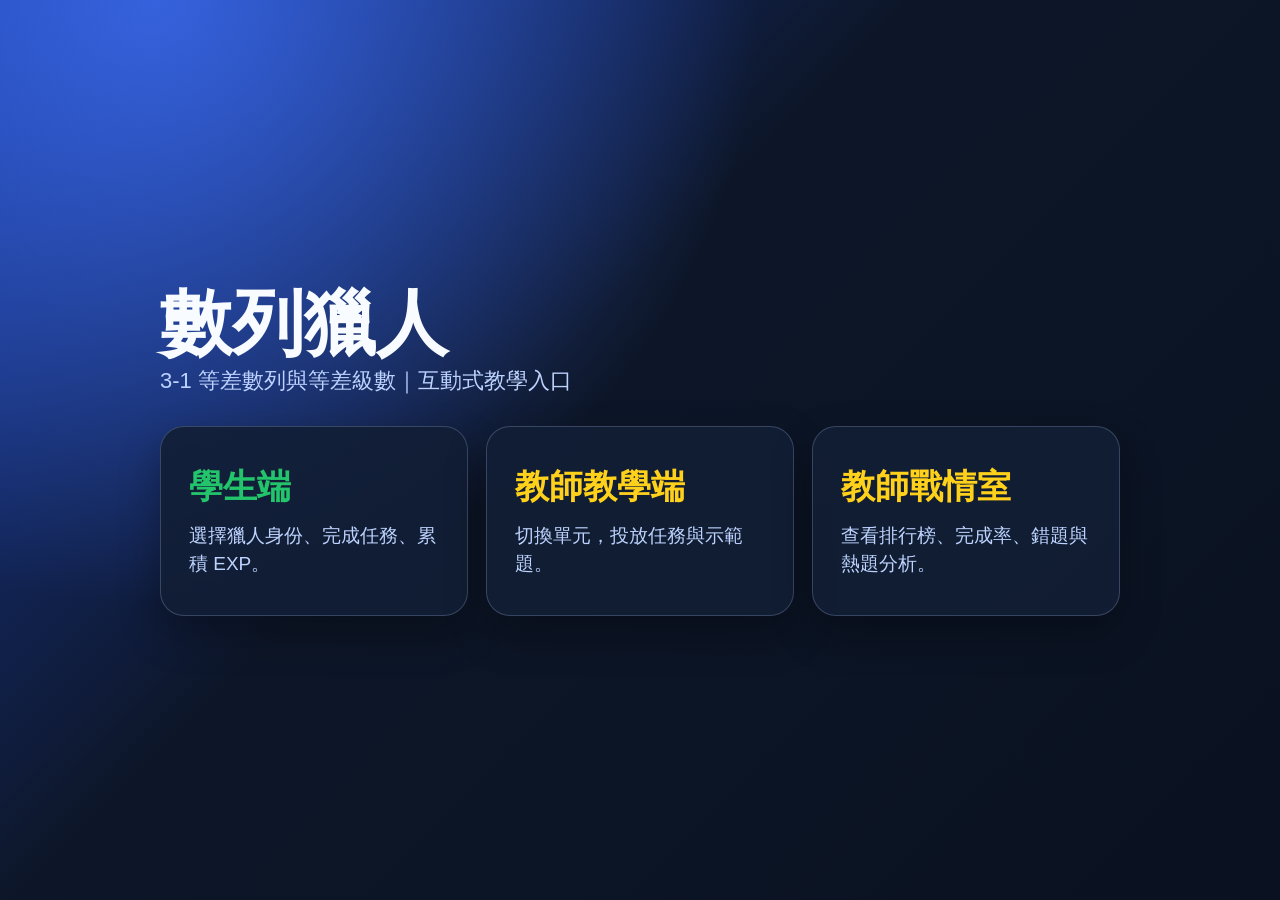
<file: index.html>
<!doctype html>
<html lang="zh-Hant">
<head>
  <meta charset="utf-8">
  <meta name="viewport" content="width=device-width, initial-scale=1">
  <title>數列獵人｜入口</title>
  <style>
    :root {
      --bg: #0d1628;
      --bg2: #193a9d;
      --panel: rgba(18, 31, 54, 0.9);
      --line: rgba(175, 199, 238, 0.24);
      --text: #f8fbff;
      --muted: #bdd3ff;
      --gold: #ffd11a;
      --green: #23c56b;
    }
    * { box-sizing: border-box; }
    body {
      margin: 0;
      min-height: 100vh;
      color: var(--text);
      background: radial-gradient(circle at 12% 0%, rgba(57, 103, 230, 0.9), transparent 42%),
        linear-gradient(135deg, var(--bg2), var(--bg) 42%, #0a1221 100%);
      font-family: "Microsoft JhengHei", "Noto Sans TC", Arial, sans-serif;
    }
    main {
      display: grid;
      min-height: 100vh;
      align-content: center;
      gap: 28px;
      width: min(960px, calc(100% - 36px));
      margin: 0 auto;
      padding: 48px 0;
    }
    h1 {
      margin: 0;
      font-size: clamp(38px, 7vw, 72px);
      line-height: 1.1;
    }
    p {
      margin: 0;
      color: var(--muted);
      font-size: 22px;
      line-height: 1.6;
    }
    .cards {
      display: grid;
      grid-template-columns: repeat(3, minmax(0, 1fr));
      gap: 18px;
    }
    a {
      display: grid;
      min-height: 190px;
      align-content: center;
      gap: 12px;
      padding: 28px;
      border: 1px solid var(--line);
      border-radius: 24px;
      background: var(--panel);
      color: var(--text);
      text-decoration: none;
      box-shadow: 0 18px 42px rgba(0, 0, 0, 0.32);
    }
    a strong {
      color: var(--gold);
      font-size: 34px;
    }
    a span {
      color: var(--muted);
      font-size: 19px;
      line-height: 1.5;
    }
    .student strong { color: var(--green); }
    .teach strong { color: #ffd11a; }
    @media (max-width: 900px) {
      .cards { grid-template-columns: 1fr 1fr; }
    }
    @media (max-width: 720px) {
      .cards { grid-template-columns: 1fr; }
    }
  </style>
</head>
<body>
  <main>
    <section>
      <h1>數列獵人</h1>
      <p>3-1 等差數列與等差級數｜互動式教學入口</p>
    </section>
    <section class="cards">
      <a class="student" href="./student/">
        <strong>學生端</strong>
        <span>選擇獵人身份、完成任務、累積 EXP。</span>
      </a>
      <a class="teach" href="./teach/">
        <strong>教師教學端</strong>
        <span>切換單元，投放任務與示範題。</span>
      </a>
      <a href="./dashboard/">
        <strong>教師戰情室</strong>
        <span>查看排行榜、完成率、錯題與熱題分析。</span>
      </a>
    </section>
  </main>
</body>
</html>
</file>
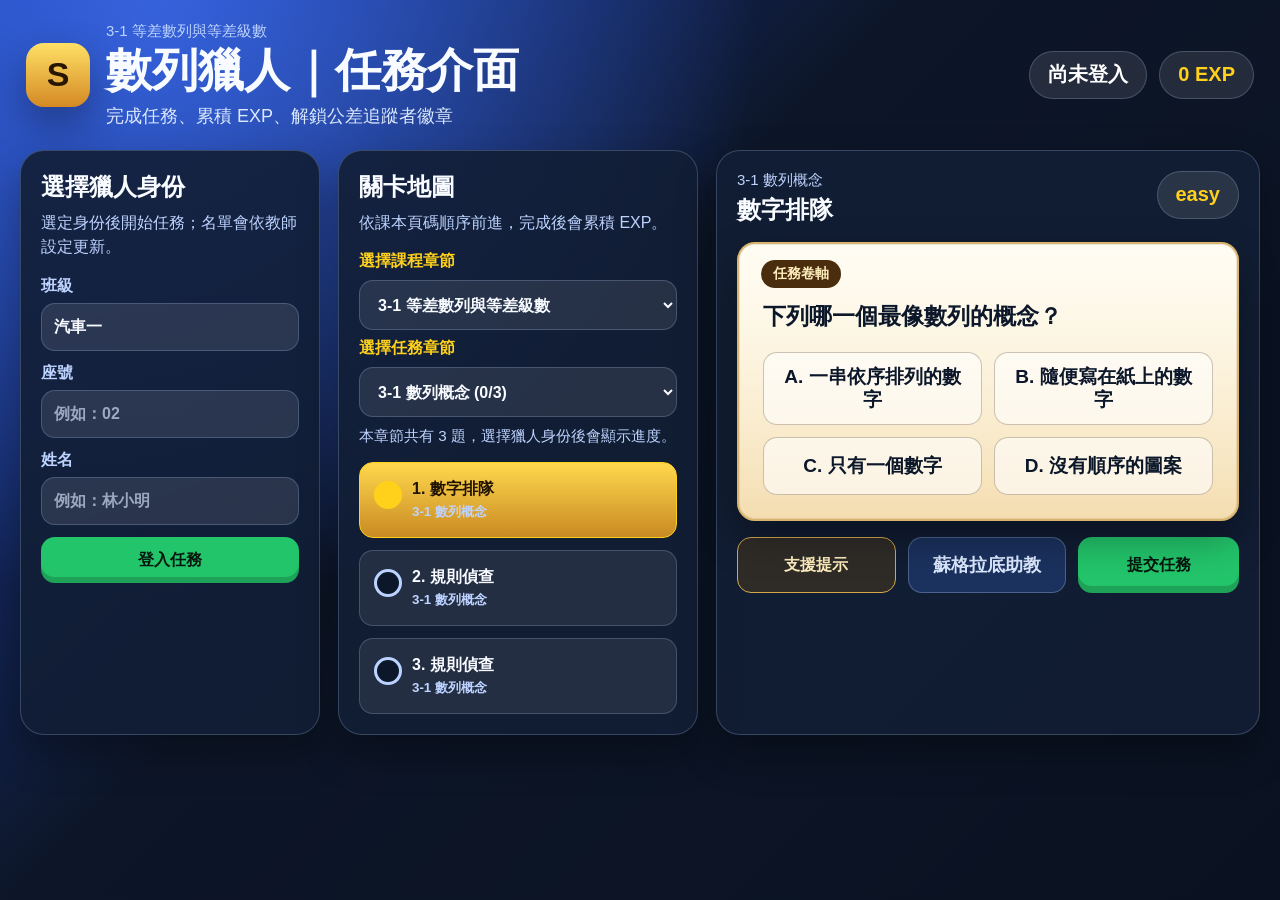
<file: 01_學生端/index.html>
<!doctype html>
<html lang="zh-Hant">
<head>
  <meta charset="utf-8">
  <meta name="viewport" content="width=device-width, initial-scale=1">
  <title>數列獵人｜學生端</title>
  <link rel="stylesheet" href="./styles.css?v=20260528-3-2-l4">
</head>
<body>
  <header class="topbar">
    <div class="brand">
      <div class="mark" aria-hidden="true">S</div>
      <div>
        <p class="eyebrow">3-1 等差數列與等差級數</p>
        <h1>數列獵人｜任務介面</h1>
        <p class="subtitle">完成任務、累積 EXP、解鎖公差追蹤者徽章</p>
      </div>
    </div>
    <div class="status">
      <span id="studentBadge">尚未登入</span>
      <span id="expBadge">0 EXP</span>
    </div>
  </header>

  <main class="layout">
    <section class="panel login-panel" id="loginPanel">
      <div class="section-title">
        <h2>選擇獵人身份</h2>
        <p>選定身份後開始任務；名單會依教師設定更新。</p>
      </div>
      <form class="student-login-form" id="studentLoginForm">
        <label>
          班級
          <input id="classInput" type="text" value="汽車一" placeholder="例如：汽車一" autocomplete="off">
        </label>
        <label>
          座號
          <input id="seatInput" type="text" placeholder="例如：02" inputmode="numeric" autocomplete="off">
        </label>
        <label>
          姓名
          <input id="nameInput" type="text" placeholder="例如：林小明" autocomplete="name">
        </label>
        <button type="submit">登入任務</button>
      </form>
      <div class="student-login-message" id="studentLoginMessage"></div>
      <div class="student-summary" id="studentSummary" hidden></div>
    </section>

    <section class="panel mission-panel">
      <div class="section-title">
        <h2>關卡地圖</h2>
        <p>依課本頁碼順序前進，完成後會累積 EXP。</p>
      </div>
      <div class="mission-filter">
        <label for="missionChapterSelect">選擇課程章節</label>
        <select id="missionChapterSelect"></select>
        <label for="missionGroupSelect">選擇任務章節</label>
        <select id="missionGroupSelect"></select>
        <p id="missionGroupProgress">請先選擇獵人身份。</p>
      </div>
      <div class="mission-list" id="missionList"></div>
    </section>

    <section class="panel question-panel">
      <div class="question-head">
        <div>
          <p class="eyebrow" id="unitName">請先選擇任務</p>
          <h2 id="levelName">等待開始</h2>
        </div>
        <span class="difficulty" id="difficulty">-</span>
      </div>

      <div class="question-box">
        <div class="scroll-label">任務卷軸</div>
        <p id="questionText">請先選擇學生代號，再選擇左側任務。</p>
        <div class="choices" id="choices"></div>
        <input class="answer-input" id="answerInput" type="text" placeholder="在這裡輸入答案">
      </div>

      <div class="actions">
        <button id="hintButton" type="button">支援提示</button>
        <a class="ai-tutor-link" id="aiTutorLink" href="#" target="_blank" rel="noreferrer">蘇格拉底助教</a>
        <button id="submitButton" type="button">提交任務</button>
      </div>

      <div class="feedback" id="feedback"></div>
      <div class="hint-box" id="hintBox"></div>
    </section>
  </main>

  <script src="../config.js?v=20260528-3-2-l4"></script>
  <script src="./questions.js?v=20260528-3-2-l4"></script>
  <script src="./app.js?v=20260528-3-2-l4"></script>
</body>
</html>
</file>
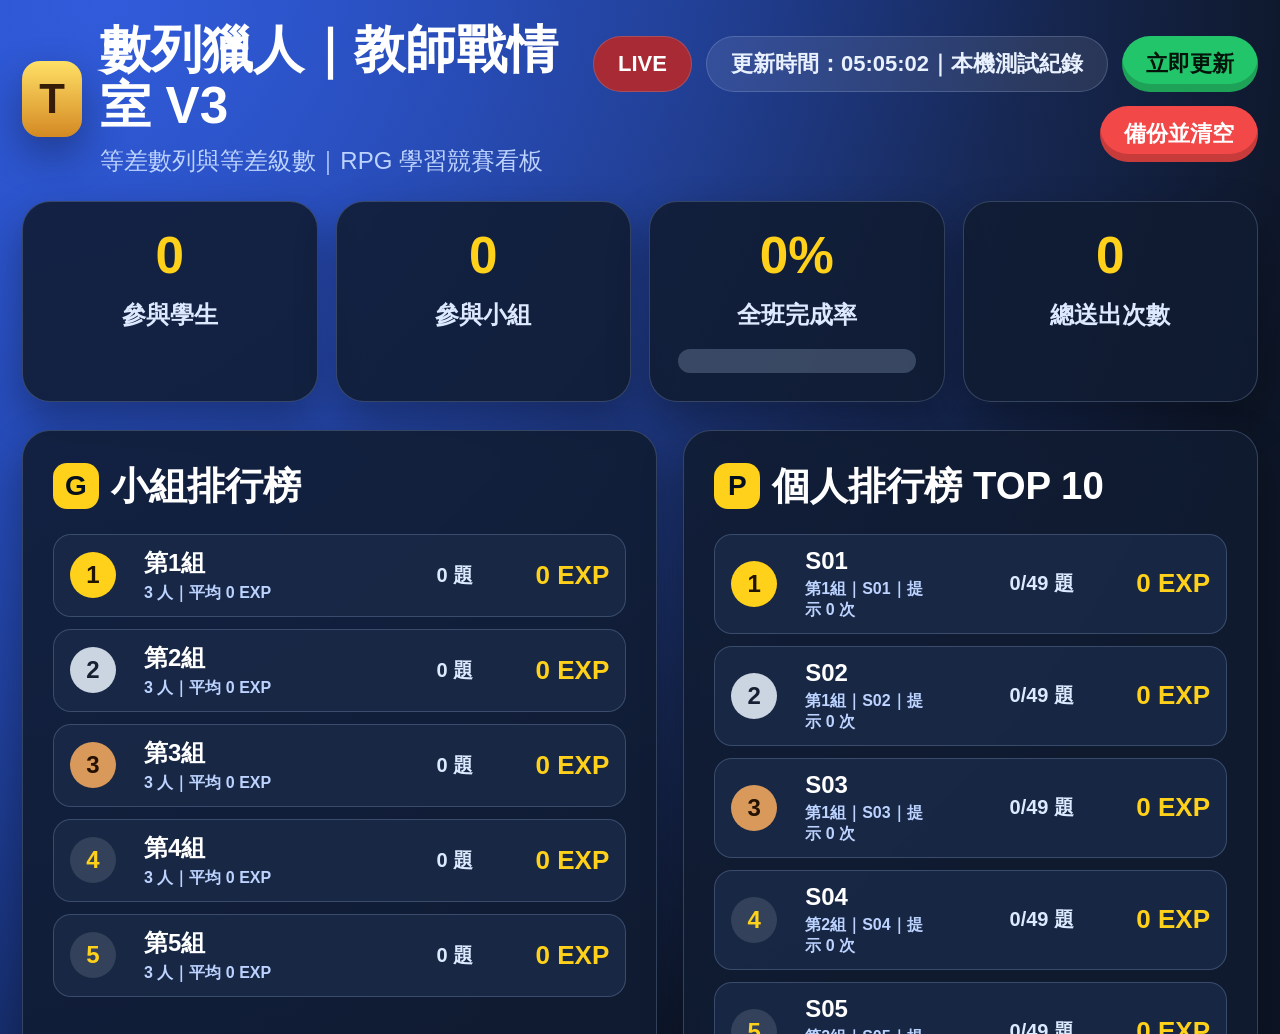
<file: dashboard/index.html>
<!doctype html>
<html lang="zh-Hant">
<head>
  <meta charset="utf-8">
  <meta http-equiv="refresh" content="0; url=../02_教師戰情室/dashboard.html">
  <title>前往教師戰情室</title>
</head>
<body>
  <a href="../02_教師戰情室/dashboard.html">前往教師戰情室</a>
</body>
</html>
</file>
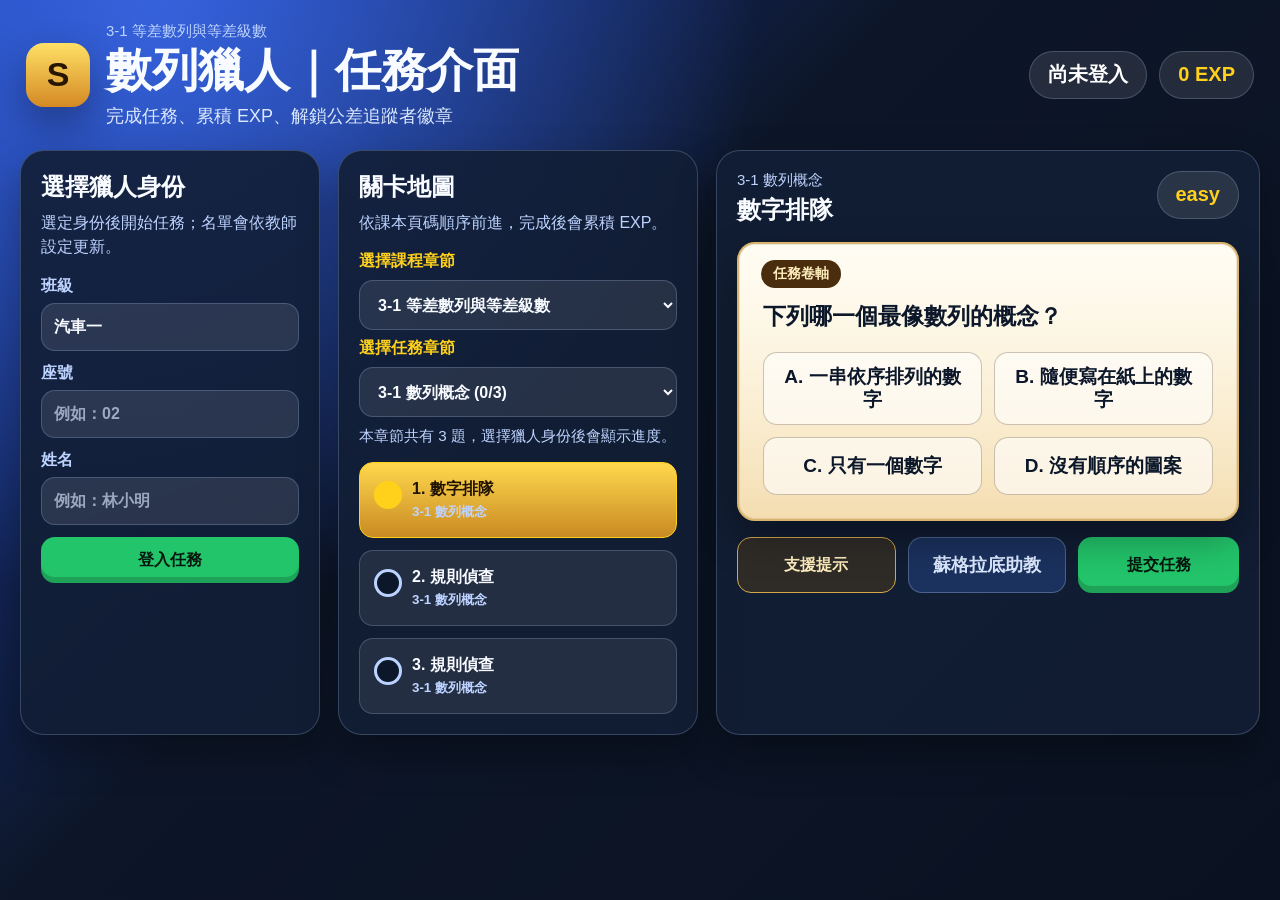
<file: student/index.html>
<!doctype html>
<html lang="zh-Hant">
<head>
  <meta charset="utf-8">
  <meta http-equiv="refresh" content="0; url=../01_學生端/index.html">
  <title>前往學生端</title>
</head>
<body>
  <a href="../01_學生端/index.html">前往學生端</a>
</body>
</html>
</file>
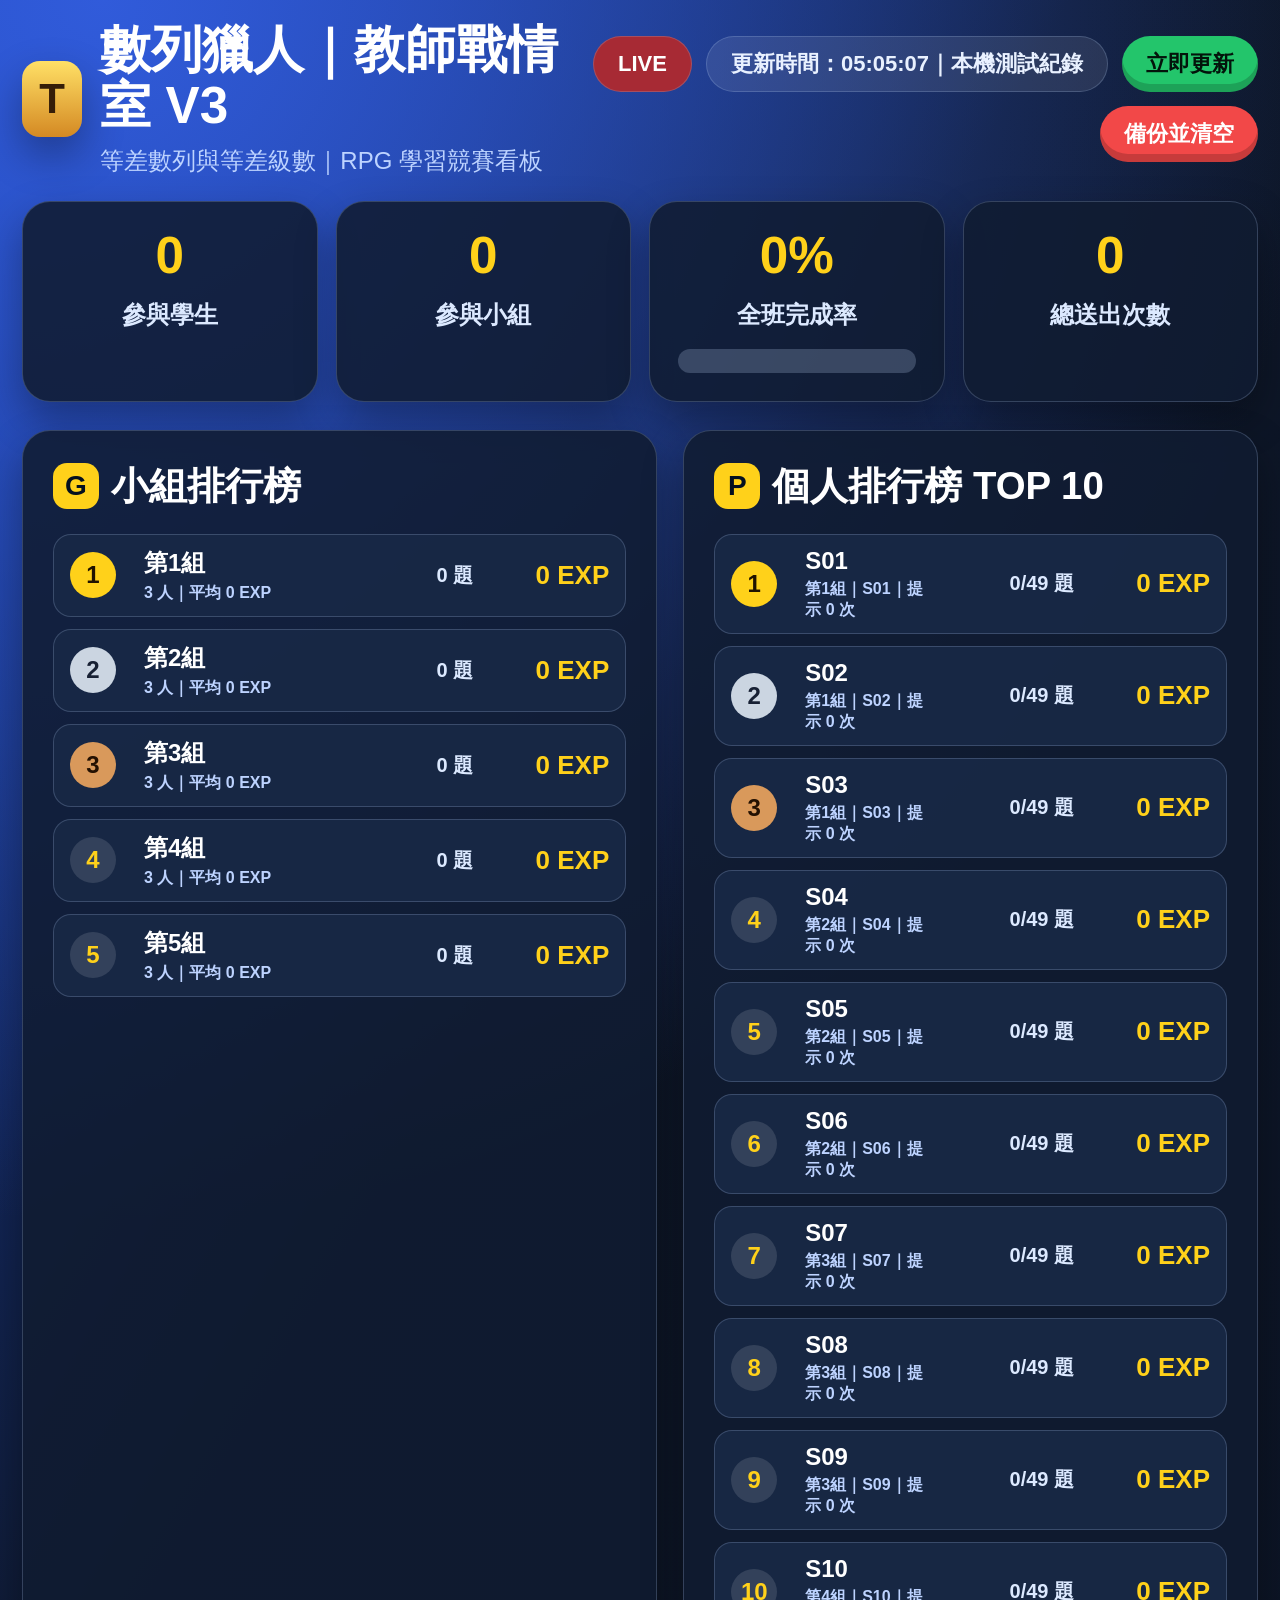
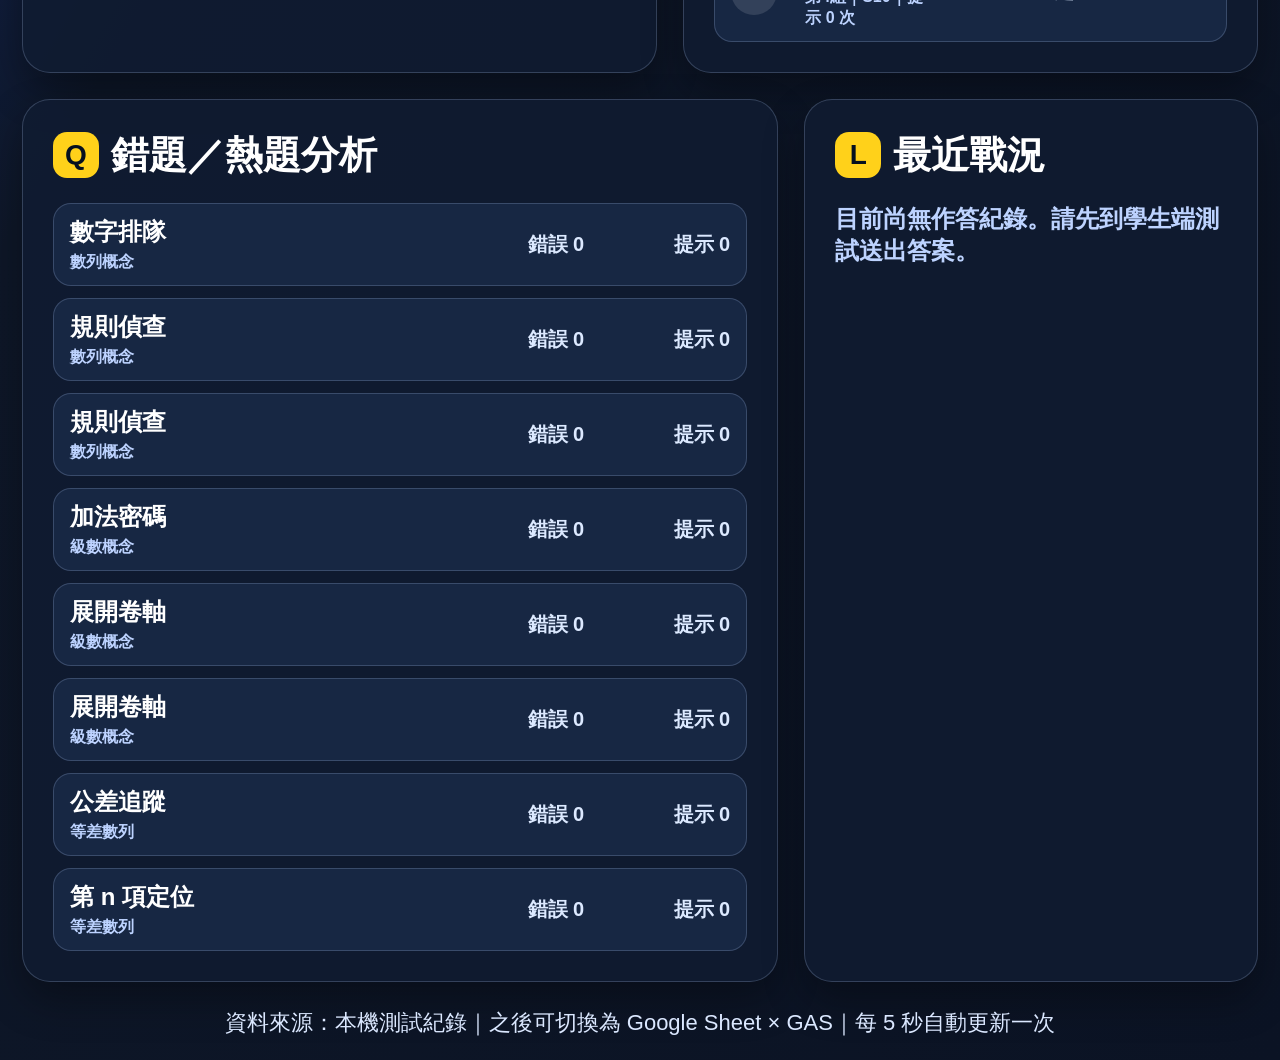
<file: 02_教師戰情室/dashboard.html>
<!doctype html>
<html lang="zh-Hant">
<head>
  <meta charset="utf-8">
  <meta name="viewport" content="width=device-width, initial-scale=1">
  <title>數列獵人｜教師戰情室</title>
  <link rel="stylesheet" href="./dashboard.css?v=20260528-3-2-l4">
</head>
<body>
  <main class="war-room">
    <header class="hero">
      <div class="brand">
        <div class="mark" aria-hidden="true">T</div>
        <div>
          <h1>數列獵人｜教師戰情室 V3</h1>
          <p>等差數列與等差級數｜RPG 學習競賽看板</p>
        </div>
      </div>
      <div class="controls">
        <span class="live">LIVE</span>
        <span class="updated" id="updatedAt">更新時間：讀取中</span>
        <button id="refreshButton" type="button">立即更新</button>
        <button class="danger" id="clearButton" type="button">備份並清空</button>
      </div>
    </header>

    <section class="score-strip">
      <article class="score-card">
        <strong id="activeCount">0</strong>
        <span>參與學生</span>
      </article>
      <article class="score-card">
        <strong id="activeGroupCount">0</strong>
        <span>參與小組</span>
      </article>
      <article class="score-card">
        <strong id="completionRate">0%</strong>
        <span>全班完成率</span>
        <div class="bar"><i id="completionBar"></i></div>
      </article>
      <article class="score-card">
        <strong id="totalAttempts">0</strong>
        <span>總送出次數</span>
      </article>
    </section>

    <section class="leader-grid">
      <article class="board">
        <h2><span class="icon">G</span> 小組排行榜</h2>
        <div id="groupRows" class="rank-list"></div>
      </article>

      <article class="board">
        <h2><span class="icon">P</span> 個人排行榜 TOP 10</h2>
        <div id="studentRows" class="rank-list"></div>
      </article>
    </section>

    <section class="analysis-grid">
      <article class="board wide">
        <h2><span class="icon">Q</span> 錯題／熱題分析</h2>
        <div id="hotRows" class="hot-list"></div>
      </article>

      <article class="board">
        <h2><span class="icon">L</span> 最近戰況</h2>
        <div class="activity" id="activityLog"></div>
      </article>
    </section>

    <footer>
      資料來源：本機測試紀錄｜之後可切換為 Google Sheet × GAS｜每 5 秒自動更新一次
    </footer>
  </main>

  <script src="../config.js?v=20260528-3-2-l4"></script>
  <script src="../01_學生端/questions.js?v=20260528-3-2-l4"></script>
  <script src="./dashboard.js?v=20260528-3-2-l4"></script>
</body>
</html>
</file>
<file: 01_學生端/styles.css>
:root {
  --bg: #0d1628;
  --bg2: #193a9d;
  --panel: rgba(18, 31, 54, 0.9);
  --panel2: rgba(25, 43, 74, 0.92);
  --scroll: #fff8df;
  --scroll2: #f4ddb0;
  --line: rgba(175, 199, 238, 0.24);
  --text: #f8fbff;
  --muted: #bdd3ff;
  --ink: #0c1729;
  --gold: #ffd11a;
  --green: #23c56b;
  --red: #ff5c5c;
  --blue: #3f82ff;
  --shadow: 0 18px 42px rgba(0, 0, 0, 0.32);
}

* {
  box-sizing: border-box;
}

body {
  margin: 0;
  min-height: 100vh;
  color: var(--text);
  background:
    radial-gradient(circle at 12% 0%, rgba(57, 103, 230, 0.9), transparent 42%),
    linear-gradient(135deg, var(--bg2), var(--bg) 42%, #0a1221 100%);
  font-family: "Microsoft JhengHei", "Noto Sans TC", Arial, sans-serif;
}

.topbar {
  display: flex;
  align-items: center;
  justify-content: space-between;
  gap: 20px;
  padding: 22px 26px;
}

.brand {
  display: flex;
  align-items: center;
  gap: 16px;
}

.mark {
  display: grid;
  width: 64px;
  height: 64px;
  place-items: center;
  border-radius: 18px;
  color: #281600;
  background: linear-gradient(180deg, #ffe066, #d48923);
  box-shadow: var(--shadow);
  font-size: 34px;
  font-weight: 900;
}

.eyebrow {
  margin: 0 0 4px;
  color: var(--muted);
  font-size: 15px;
}

.subtitle {
  margin: 8px 0 0;
  color: #dce9ff;
  font-size: 18px;
}

h1,
h2 {
  margin: 0;
  letter-spacing: 0;
}

h1 {
  font-size: clamp(30px, 3.6vw, 52px);
  font-weight: 900;
  line-height: 1.1;
}

h2 {
  font-size: 24px;
  font-weight: 900;
}

.status {
  display: flex;
  gap: 12px;
  flex-wrap: wrap;
  justify-content: flex-end;
}

.status span,
.difficulty {
  display: inline-flex;
  align-items: center;
  min-height: 48px;
  padding: 0 18px;
  border: 1px solid var(--line);
  border-radius: 999px;
  background: rgba(255, 255, 255, 0.1);
  color: #ffffff;
  font-size: 20px;
  font-weight: 900;
}

#expBadge,
.difficulty {
  color: var(--gold);
}

.layout {
  display: grid;
  grid-template-columns: minmax(240px, 300px) minmax(290px, 360px) minmax(420px, 1fr);
  gap: 18px;
  padding: 0 20px 22px;
}

.panel {
  min-height: 240px;
  padding: 20px;
  border: 1px solid var(--line);
  border-radius: 24px;
  background: var(--panel);
  box-shadow: var(--shadow);
}

.section-title {
  margin-bottom: 16px;
}

.section-title p {
  margin: 8px 0 0;
  color: var(--muted);
  line-height: 1.55;
}

.student-grid {
  display: grid;
  grid-template-columns: repeat(3, 1fr);
  gap: 10px;
}

.student-login-form {
  display: grid;
  gap: 12px;
}

.student-login-form label {
  display: grid;
  gap: 6px;
  color: var(--muted);
  font-weight: 900;
}

.student-login-form input {
  width: 100%;
  min-height: 48px;
  padding: 10px 12px;
  border: 1px solid var(--line);
  border-radius: 14px;
  background: rgba(255, 255, 255, 0.1);
  color: var(--text);
  font: inherit;
  font-weight: 800;
}

.student-login-form input::placeholder {
  color: rgba(221, 233, 255, 0.64);
}

.student-login-form button,
.switch-student {
  border: 0;
  background: var(--green);
  color: #06170e;
  box-shadow: inset 0 -6px rgba(0, 0, 0, 0.18);
}

.student-login-message {
  min-height: 24px;
  margin-top: 12px;
  color: var(--muted);
  line-height: 1.5;
  font-weight: 800;
}

.student-login-message.correct {
  color: #b8ffd4;
}

.student-login-message.wrong {
  color: #ffd7d7;
}

.student-summary {
  display: grid;
  gap: 14px;
}

.welcome-card {
  padding: 14px;
  border: 1px solid rgba(255, 209, 26, 0.38);
  border-radius: 18px;
  background: rgba(255, 209, 26, 0.1);
}

.welcome-card p,
.chapter-progress,
.encouragement {
  margin: 0;
  color: var(--muted);
  line-height: 1.55;
}

.welcome-card h3 {
  margin: 4px 0 6px;
  color: var(--gold);
  font-size: 24px;
}

.welcome-kicker {
  color: #ffeebd;
  font-weight: 900;
}

.progress-grid {
  display: grid;
  grid-template-columns: repeat(3, 1fr);
  gap: 8px;
}

.progress-grid div {
  display: grid;
  gap: 4px;
  min-height: 76px;
  place-items: center;
  border: 1px solid var(--line);
  border-radius: 16px;
  background: rgba(255, 255, 255, 0.08);
}

.progress-grid strong {
  color: var(--gold);
  font-size: 26px;
}

.progress-grid span {
  color: var(--muted);
  font-weight: 900;
  font-size: 14px;
}

button {
  min-height: 46px;
  padding: 8px 10px;
  border: 1px solid var(--line);
  border-radius: 14px;
  background: rgba(255, 255, 255, 0.08);
  color: var(--text);
  font: inherit;
  font-weight: 900;
  cursor: pointer;
  transition: transform 0.16s ease, border-color 0.16s ease, background 0.16s ease;
  overflow-wrap: anywhere;
  line-height: 1.25;
}

button:hover {
  border-color: var(--gold);
  transform: translateY(-1px);
}

button.active {
  border-color: var(--gold);
  background: linear-gradient(180deg, #ffd84d, #c98a23);
  color: #211300;
}

.mission-filter {
  display: grid;
  gap: 8px;
  margin-bottom: 14px;
}

.mission-filter label {
  color: var(--gold);
  font-weight: 900;
}

.mission-filter select {
  width: 100%;
  min-height: 50px;
  padding: 10px 42px 10px 14px;
  border: 1px solid var(--line);
  border-radius: 14px;
  background: rgba(255, 255, 255, 0.09);
  color: var(--text);
  font: inherit;
  font-weight: 900;
  cursor: pointer;
}

.mission-filter option {
  background: #162640;
  color: var(--text);
}

.mission-filter p {
  margin: 0;
  color: var(--muted);
  font-size: 0.95rem;
  line-height: 1.45;
}

.mission-list {
  display: grid;
  gap: 12px;
}

.mission {
  position: relative;
  width: 100%;
  min-height: 76px;
  padding: 13px 14px 13px 52px;
  text-align: left;
}

.mission::before {
  content: "";
  position: absolute;
  left: 14px;
  top: 18px;
  width: 22px;
  height: 22px;
  border-radius: 50%;
  border: 3px solid var(--muted);
  background: #0c1729;
}

.mission.active::before {
  border-color: var(--gold);
  background: var(--gold);
}

.mission small {
  display: block;
  margin-top: 5px;
  color: var(--muted);
  font-weight: 700;
}

.question-panel {
  display: grid;
  gap: 16px;
  align-content: start;
}

.question-head {
  display: flex;
  align-items: flex-start;
  justify-content: space-between;
  gap: 14px;
}

.question-box {
  position: relative;
  display: grid;
  gap: 16px;
  padding: 54px 24px 24px;
  border: 2px solid #d8b46c;
  border-radius: 18px;
  background:
    linear-gradient(180deg, rgba(255, 255, 255, 0.64), rgba(255, 255, 255, 0)),
    linear-gradient(180deg, var(--scroll), var(--scroll2));
  color: var(--ink);
  box-shadow: inset 0 0 0 1px rgba(92, 56, 15, 0.1), var(--shadow);
}

.scroll-label {
  position: absolute;
  left: 22px;
  top: 16px;
  display: inline-flex;
  align-items: center;
  min-height: 28px;
  padding: 0 12px;
  border-radius: 999px;
  background: #4a2d0d;
  color: #ffeebd;
  font-size: 14px;
  font-weight: 900;
}

#questionText {
  margin: 0;
  font-size: 23px;
  font-weight: 800;
  line-height: 1.65;
}

.math {
  display: inline-block;
  white-space: nowrap;
  font-family: "Cambria Math", "Times New Roman", serif;
}

.math var {
  font-style: italic;
}

.math sup,
.math sub {
  font-size: 0.7em;
  line-height: 0;
}

.choices {
  display: grid;
  grid-template-columns: repeat(2, minmax(0, 1fr));
  gap: 12px;
}

.choice {
  min-height: 58px;
  padding: 12px 14px;
  border-color: rgba(68, 50, 22, 0.28);
  background: rgba(255, 255, 255, 0.6);
  color: var(--ink);
  font-size: 19px;
}

.answer-input {
  width: 100%;
  min-height: 58px;
  padding: 12px 16px;
  border: 2px solid rgba(78, 56, 22, 0.22);
  border-radius: 14px;
  background: rgba(255, 255, 255, 0.72);
  color: var(--ink);
  font: inherit;
  font-size: 20px;
}

.actions {
  display: flex;
  justify-content: flex-end;
  gap: 12px;
  flex-wrap: wrap;
}

.actions > button,
.actions > .ai-tutor-link {
  flex: 1 1 0;
  min-width: 150px;
  max-width: 190px;
}

#hintButton {
  min-height: 56px;
  padding: 0 22px;
  border-color: #d6a94d;
  color: #ffeebd;
  background: rgba(111, 75, 18, 0.32);
}

.ai-tutor-link {
  display: inline-flex;
  align-items: center;
  justify-content: center;
  min-height: 56px;
  padding: 0 22px;
  border: 1px solid rgba(189, 211, 255, 0.3);
  border-radius: 14px;
  background: rgba(63, 130, 255, 0.22);
  color: #dce9ff;
  font-size: 18px;
  font-weight: 900;
  text-decoration: none;
}

.ai-tutor-link:hover {
  border-color: var(--gold);
}

#submitButton {
  min-height: 56px;
  padding: 0 24px;
  border: 0;
  color: #06170e;
  background: var(--green);
  box-shadow: inset 0 -7px rgba(0, 0, 0, 0.18);
}

.hint-box,
.feedback {
  min-height: 52px;
  padding: 14px 16px;
  border-radius: 16px;
  line-height: 1.65;
  font-size: 18px;
}

.hint-box {
  display: none;
  border: 1px solid rgba(255, 209, 26, 0.45);
  background: rgba(255, 248, 232, 0.95);
  color: #2b1a05;
}

.rescue {
  margin-top: 12px;
  padding-top: 12px;
  border-top: 1px solid #d9b15e;
}

.rescue strong {
  display: block;
  margin-bottom: 6px;
}

.feedback {
  display: none;
  border: 1px solid var(--line);
  background: rgba(255, 255, 255, 0.08);
}

.feedback.correct {
  display: block;
  border-color: rgba(35, 197, 107, 0.65);
  background: rgba(20, 123, 70, 0.26);
  color: #b8ffd4;
}

.feedback.wrong {
  display: block;
  border-color: rgba(255, 92, 92, 0.65);
  background: rgba(166, 44, 44, 0.25);
  color: #ffd7d7;
}

@media (max-width: 1100px) {
  .layout {
    grid-template-columns: 1fr;
  }

  .topbar {
    align-items: flex-start;
    flex-direction: column;
  }
}

@media (max-width: 620px) {
  .choices,
  .student-grid {
    grid-template-columns: 1fr;
  }

  .actions {
    flex-direction: column;
  }
}
</file>
<file: 02_教師戰情室/dashboard.css>
:root {
  --bg: #0e1728;
  --bg2: #183b9f;
  --panel: rgba(16, 28, 50, 0.88);
  --panel2: rgba(24, 41, 70, 0.92);
  --line: rgba(168, 190, 230, 0.24);
  --text: #ffffff;
  --muted: #bdd3ff;
  --gold: #ffd11a;
  --green: #23c56b;
  --red: #f24848;
  --blue: #3f82ff;
  --shadow: 0 18px 42px rgba(0, 0, 0, 0.32);
}

* {
  box-sizing: border-box;
}

body {
  margin: 0;
  min-height: 100vh;
  color: var(--text);
  background:
    radial-gradient(circle at 8% 0%, rgba(50, 93, 222, 0.95), transparent 42%),
    linear-gradient(120deg, var(--bg2), var(--bg) 38%, #0b1324 100%);
  font-family: "Microsoft JhengHei", "Noto Sans TC", Arial, sans-serif;
}

.war-room {
  min-height: 100vh;
  padding: 22px;
}

.hero {
  display: flex;
  align-items: center;
  justify-content: space-between;
  gap: 24px;
  margin-bottom: 24px;
}

.brand {
  display: flex;
  align-items: center;
  gap: 18px;
}

.mark {
  display: grid;
  width: 76px;
  height: 76px;
  place-items: center;
  border-radius: 18px;
  background: linear-gradient(180deg, #ffe066, #d48923);
  color: #351d08;
  font-size: 42px;
  font-weight: 900;
  box-shadow: var(--shadow);
}

h1,
h2,
p {
  margin: 0;
  letter-spacing: 0;
}

h1 {
  font-size: clamp(34px, 4vw, 58px);
  font-weight: 900;
  line-height: 1.1;
}

.brand p {
  margin-top: 10px;
  color: var(--muted);
  font-size: 24px;
}

.controls {
  display: flex;
  align-items: center;
  justify-content: flex-end;
  flex-wrap: wrap;
  gap: 14px;
}

.live,
.updated,
button {
  display: inline-flex;
  align-items: center;
  min-height: 56px;
  padding: 0 24px;
  border-radius: 28px;
  border: 1px solid var(--line);
  font-size: 22px;
  font-weight: 900;
}

.live {
  background: #a72a34;
}

.updated {
  color: #e9f1ff;
  background: rgba(255, 255, 255, 0.09);
}

button {
  border: 0;
  background: var(--green);
  color: #03140b;
  cursor: pointer;
  box-shadow: inset 0 -8px rgba(0, 0, 0, 0.18);
}

button.danger {
  background: var(--red);
  color: #ffffff;
}

.score-strip {
  display: grid;
  grid-template-columns: repeat(4, minmax(0, 1fr));
  gap: 18px;
  margin-bottom: 28px;
}

.score-card,
.board {
  border: 1px solid var(--line);
  border-radius: 28px;
  background: var(--panel);
  box-shadow: var(--shadow);
}

.score-card {
  min-height: 172px;
  padding: 28px;
  text-align: center;
}

.score-card strong {
  display: block;
  color: var(--gold);
  font-size: clamp(42px, 4vw, 64px);
  line-height: 1;
}

.score-card span {
  display: block;
  margin-top: 18px;
  color: #dce9ff;
  font-size: 24px;
  font-weight: 900;
}

.bar {
  height: 24px;
  margin-top: 18px;
  overflow: hidden;
  border-radius: 999px;
  background: rgba(174, 196, 226, 0.25);
}

.bar i {
  display: block;
  width: 0%;
  height: 100%;
  border-radius: inherit;
  background: linear-gradient(90deg, var(--green), var(--gold));
  transition: width 0.35s ease;
}

.leader-grid,
.analysis-grid {
  display: grid;
  gap: 26px;
  margin-bottom: 26px;
}

.leader-grid {
  grid-template-columns: 1.05fr 0.95fr;
}

.analysis-grid {
  grid-template-columns: 1.25fr 0.75fr;
}

.board {
  min-height: 250px;
  padding: 30px;
}

.board h2 {
  display: flex;
  align-items: center;
  gap: 12px;
  margin-bottom: 22px;
  font-size: clamp(30px, 3vw, 46px);
  font-weight: 900;
}

.icon {
  display: grid;
  min-width: 46px;
  height: 46px;
  place-items: center;
  border-radius: 14px;
  color: #05101f;
  background: var(--gold);
  font-size: 28px;
}

.rank-list,
.hot-list,
.activity {
  display: grid;
  gap: 12px;
}

.rank-row,
.hot-row,
.log-item {
  display: grid;
  align-items: center;
  gap: 16px;
  min-height: 64px;
  padding: 12px 16px;
  border: 1px solid var(--line);
  border-radius: 18px;
  background: var(--panel2);
}

.rank-row {
  grid-template-columns: 58px minmax(110px, 1fr) 120px 120px;
}

.hot-row {
  grid-template-columns: minmax(150px, 1fr) 130px 130px;
}

.rank {
  display: grid;
  width: 46px;
  height: 46px;
  place-items: center;
  border-radius: 50%;
  background: rgba(255, 255, 255, 0.12);
  color: var(--gold);
  font-size: 24px;
  font-weight: 900;
}

.rank-row:nth-child(1) .rank {
  background: var(--gold);
  color: #201300;
}

.rank-row:nth-child(2) .rank {
  background: #cbd5e1;
  color: #172033;
}

.rank-row:nth-child(3) .rank {
  background: #d9995b;
  color: #241102;
}

.name {
  font-size: 24px;
  font-weight: 900;
}

.sub {
  display: block;
  margin-top: 4px;
  color: var(--muted);
  font-size: 16px;
}

.value {
  text-align: right;
  color: var(--gold);
  font-size: 26px;
  font-weight: 900;
}

.small-value {
  text-align: right;
  color: #dce9ff;
  font-size: 20px;
  font-weight: 800;
}

.empty {
  color: var(--muted);
  font-size: 24px;
  font-weight: 800;
}

.log-item {
  display: block;
  line-height: 1.55;
  font-size: 18px;
}

.pass,
.fail {
  font-weight: 900;
}

.pass {
  color: #66ef9d;
}

.fail {
  color: #ff9a9a;
}

footer {
  color: #dbe8ff;
  text-align: center;
  font-size: 22px;
}

@media (max-width: 1180px) {
  .hero,
  .leader-grid,
  .analysis-grid,
  .score-strip {
    grid-template-columns: 1fr;
  }

  .hero {
    align-items: flex-start;
    flex-direction: column;
  }

  .controls {
    justify-content: flex-start;
  }
}

@media (max-width: 640px) {
  .war-room {
    padding: 14px;
  }

  .brand {
    align-items: flex-start;
    flex-direction: column;
  }

  .rank-row,
  .hot-row {
    grid-template-columns: 1fr;
  }

  .value,
  .small-value {
    text-align: left;
  }
}
</file>
